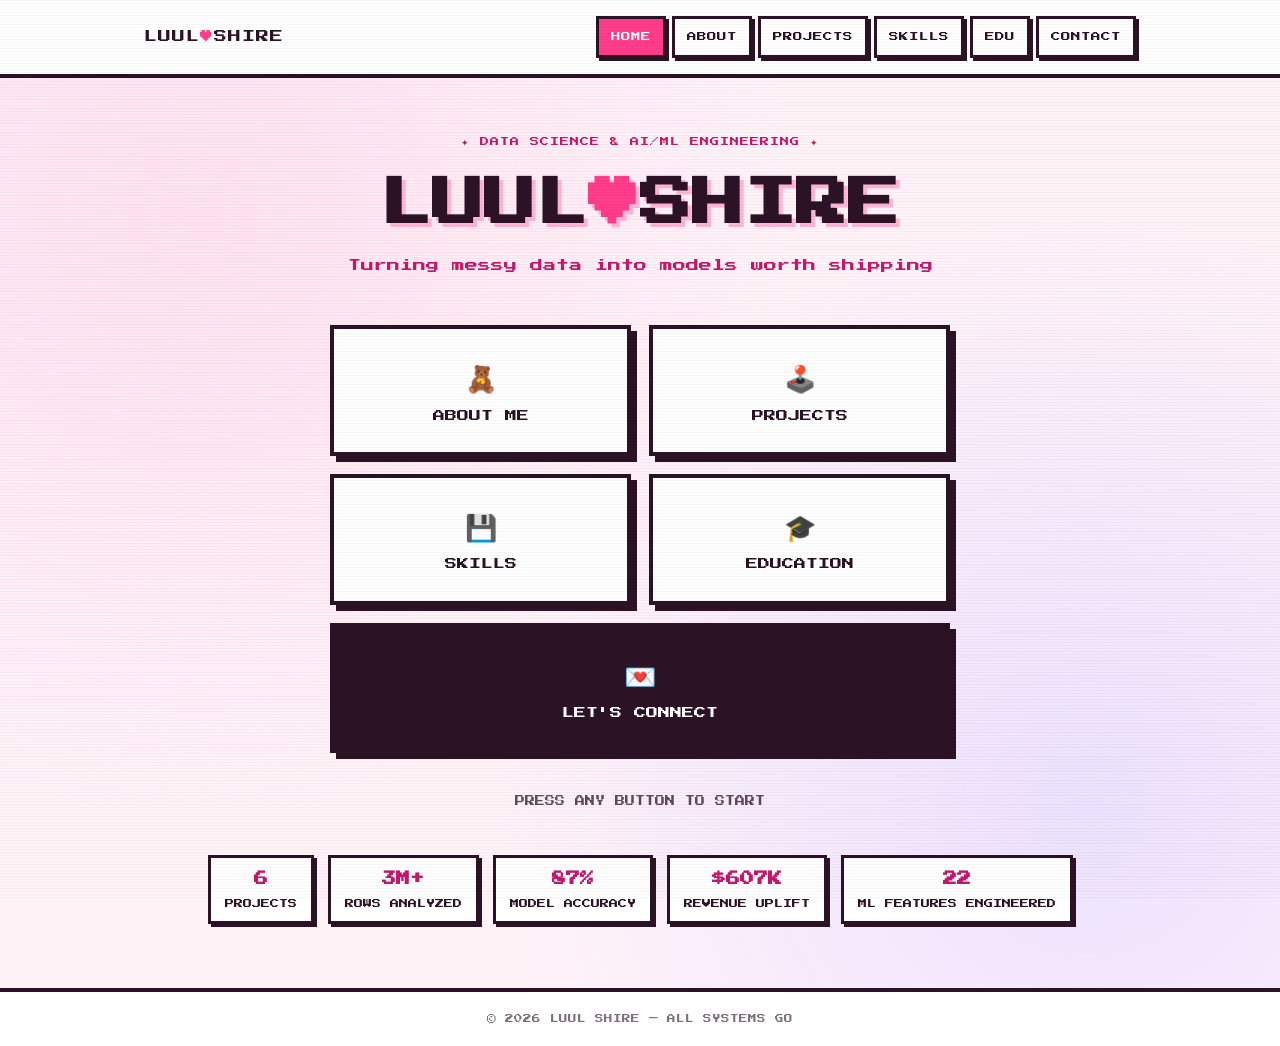
<file: index.html>
<!DOCTYPE html>
<html lang="en">
<head>
<meta charset="UTF-8">
<meta name="viewport" content="width=device-width, initial-scale=1.0">
<title>Luul Shire — Data Science &amp; AI/ML Engineering</title>
<meta name="description" content="Portfolio of Luul Shire, data science and AI/ML engineering projects.">
<link rel="preconnect" href="https://fonts.googleapis.com">
<link rel="preconnect" href="https://fonts.gstatic.com" crossorigin>
<link href="https://fonts.googleapis.com/css2?family=Press+Start+2P&family=VT323&family=Plus+Jakarta+Sans:wght@400;500;600;700&display=swap" rel="stylesheet">
<link rel="stylesheet" href="style.css">
<noscript><style>[data-reveal]{opacity:1!important;transform:none!important;}</style></noscript>
</head>
<body>

<header class="site-header">
  <div class="wrap header-inner">
    <a href="index.html" class="brand">LUUL<span class="heart">♥</span>SHIRE</a>
    <nav class="site-nav">
      <a href="index.html">HOME</a>
      <a href="about.html">ABOUT</a>
      <a href="projects.html">PROJECTS</a>
      <a href="skills.html">SKILLS</a>
      <a href="education.html">EDU</a>
      <a href="contact.html">CONTACT</a>
    </nav>
  </div>
</header>

<main class="menu-screen">
  <div class="wrap menu-inner">
    <p class="menu-eyebrow px">✦ DATA SCIENCE &amp; AI/ML ENGINEERING ✦</p>
    <h1 class="menu-title">LUUL<span class="heart-i">♥</span>SHIRE</h1>
    <p class="menu-tagline px">Turning messy data into models worth shipping</p>

    <nav class="menu-cart" aria-label="Main menu">
      <a href="about.html" class="menu-cart-btn" data-reveal>
        <span class="icon">🧸</span>
        ABOUT ME
      </a>
      <a href="projects.html" class="menu-cart-btn" data-reveal>
        <span class="icon">🕹️</span>
        PROJECTS
      </a>
      <a href="skills.html" class="menu-cart-btn" data-reveal>
        <span class="icon">💾</span>
        SKILLS
      </a>
      <a href="education.html" class="menu-cart-btn" data-reveal>
        <span class="icon">🎓</span>
        EDUCATION
      </a>
      <a href="contact.html" class="menu-cart-btn wide" data-reveal>
        <span class="icon">💌</span>
        LET'S CONNECT
      </a>
    </nav>

    <p class="menu-press-start blink px">PRESS ANY BUTTON TO START</p>

    <div class="menu-stats" data-reveal>
      <div class="menu-stat"><b>6</b>PROJECTS</div>
      <div class="menu-stat"><b>3M+</b>ROWS ANALYZED</div>
      <div class="menu-stat"><b>87%</b>MODEL ACCURACY</div>
      <div class="menu-stat"><b>$607K</b>REVENUE UPLIFT</div>
      <div class="menu-stat"><b>22</b>ML FEATURES ENGINEERED</div>
    </div>
  </div>
</main>

<footer class="site-footer">
  <div class="wrap"><p>© <span id="year"></span> LUUL SHIRE — ALL SYSTEMS GO</p></div>
</footer>

<script src="script.js"></script>
</body>
</html>
</file>
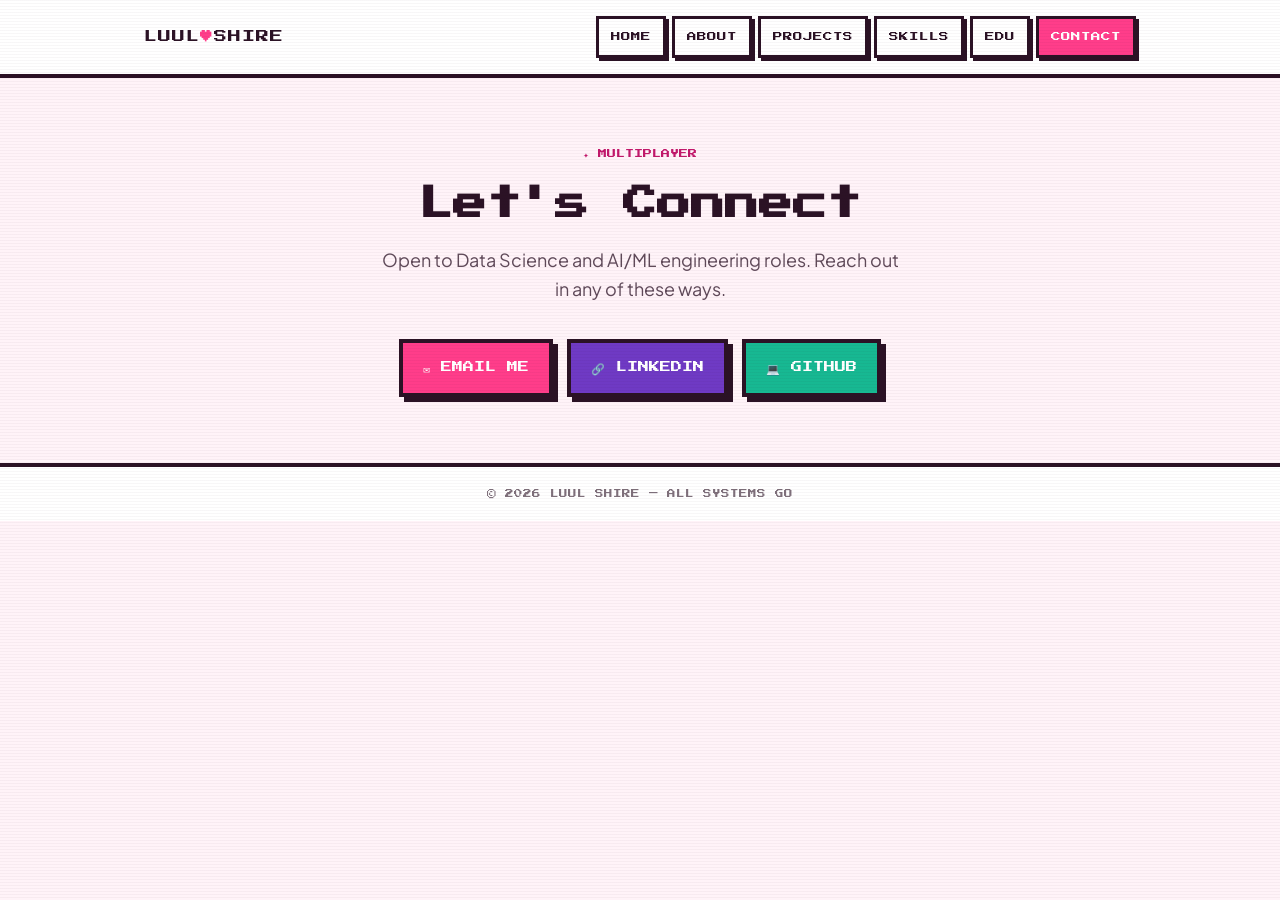
<file: contact.html>
<!DOCTYPE html>
<html lang="en">
<head>
<meta charset="UTF-8">
<meta name="viewport" content="width=device-width, initial-scale=1.0">
<title>Contact — Luul Shire</title>
<link rel="preconnect" href="https://fonts.googleapis.com">
<link rel="preconnect" href="https://fonts.gstatic.com" crossorigin>
<link href="https://fonts.googleapis.com/css2?family=Press+Start+2P&family=VT323&family=Plus+Jakarta+Sans:wght@400;500;600;700&display=swap" rel="stylesheet">
<link rel="stylesheet" href="style.css">
<noscript><style>[data-reveal]{opacity:1!important;transform:none!important;}</style></noscript>
</head>
<body>

<header class="site-header">
  <div class="wrap header-inner">
    <a href="index.html" class="brand">LUUL<span class="heart">♥</span>SHIRE</a>
    <nav class="site-nav">
      <a href="index.html">HOME</a>
      <a href="about.html">ABOUT</a>
      <a href="projects.html">PROJECTS</a>
      <a href="skills.html">SKILLS</a>
      <a href="education.html">EDU</a>
      <a href="contact.html">CONTACT</a>
    </nav>
  </div>
</header>

<main>
  <section class="contact-hero wrap" data-reveal>
    <p class="page-eyebrow px">✦ MULTIPLAYER</p>
    <h1 class="page-title">Let's Connect</h1>
    <p class="contact-note">Open to Data Science and AI/ML engineering roles. Reach out in any of these ways.</p>

    <div class="contact-buttons">
      <a href="mailto:Luulhshire1@gmail.com" class="pxbtn">✉️ EMAIL ME</a>
      <a href="https://www.linkedin.com/in/luulshire/" target="_blank" rel="noopener" class="pxbtn purple">🔗 LINKEDIN</a>
      <a href="https://github.com/LuulShire" target="_blank" rel="noopener" class="pxbtn mint">💻 GITHUB</a>
    </div>
  </section>
</main>

<footer class="site-footer">
  <div class="wrap"><p>© <span id="year"></span> LUUL SHIRE — ALL SYSTEMS GO</p></div>
</footer>

<script src="script.js"></script>
</body>
</html>
</file>
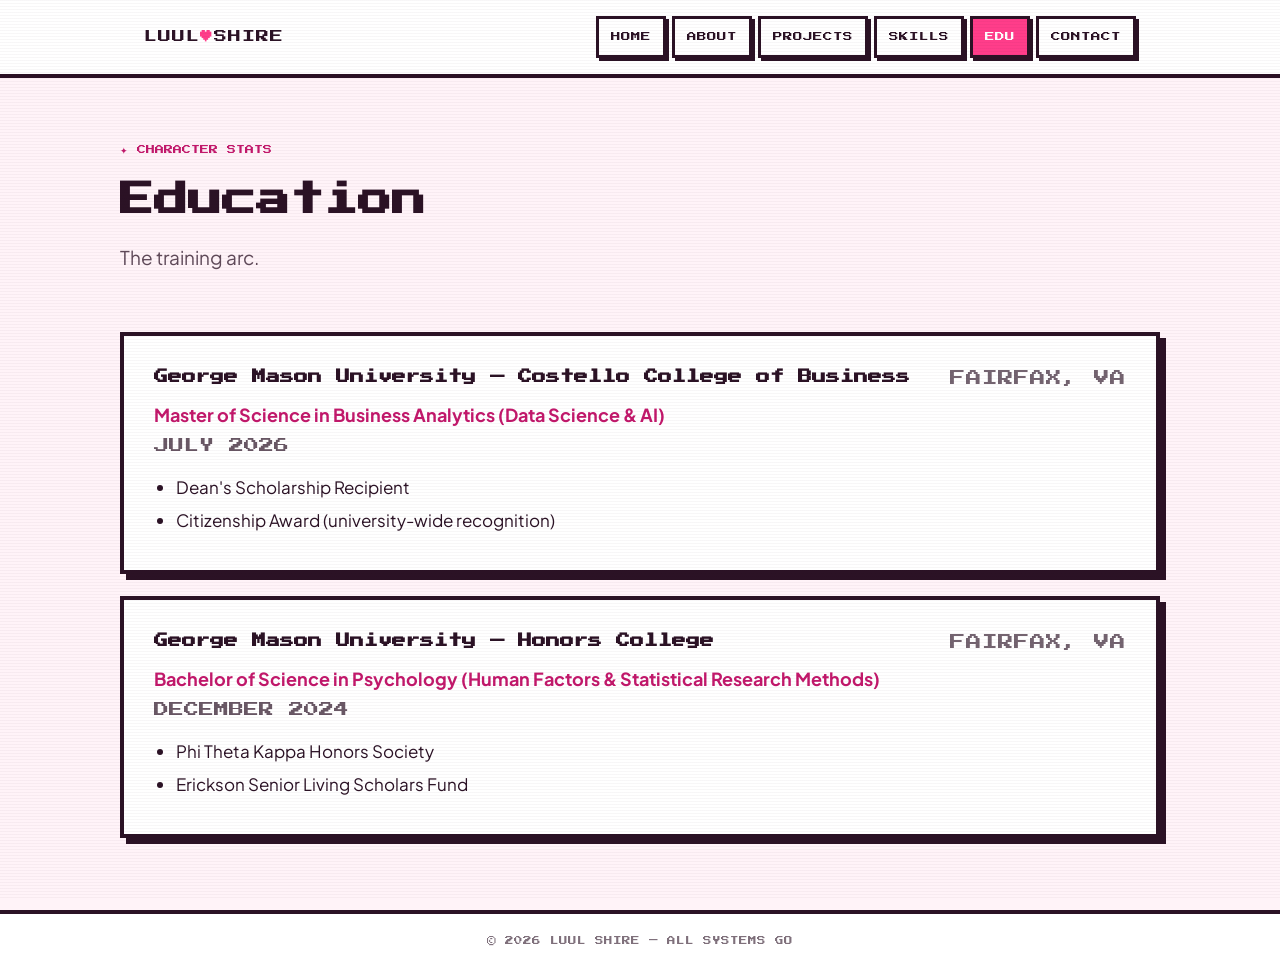
<file: education.html>
<!DOCTYPE html>
<html lang="en">
<head>
<meta charset="UTF-8">
<meta name="viewport" content="width=device-width, initial-scale=1.0">
<title>Education — Luul Shire</title>
<link rel="preconnect" href="https://fonts.googleapis.com">
<link rel="preconnect" href="https://fonts.gstatic.com" crossorigin>
<link href="https://fonts.googleapis.com/css2?family=Press+Start+2P&family=VT323&family=Plus+Jakarta+Sans:wght@400;500;600;700&display=swap" rel="stylesheet">
<link rel="stylesheet" href="style.css">
<noscript><style>[data-reveal]{opacity:1!important;transform:none!important;}</style></noscript>
</head>
<body>

<header class="site-header">
  <div class="wrap header-inner">
    <a href="index.html" class="brand">LUUL<span class="heart">♥</span>SHIRE</a>
    <nav class="site-nav">
      <a href="index.html">HOME</a>
      <a href="about.html">ABOUT</a>
      <a href="projects.html">PROJECTS</a>
      <a href="skills.html">SKILLS</a>
      <a href="education.html">EDU</a>
      <a href="contact.html">CONTACT</a>
    </nav>
  </div>
</header>

<main>
  <section class="page-hero wrap">
    <p class="page-eyebrow px">✦ CHARACTER STATS</p>
    <h1 class="page-title">Education</h1>
    <p class="page-sub">The training arc.</p>
  </section>

  <section class="section wrap">
    <div class="edu-list">
      <div class="edu-card" data-reveal>
        <div class="edu-top">
          <h2 class="edu-school">George Mason University — Costello College of Business</h2>
          <span class="edu-place px">FAIRFAX, VA</span>
        </div>
        <p class="edu-degree">Master of Science in Business Analytics (Data Science &amp; AI)</p>
        <p class="edu-date px">JULY 2026</p>
        <ul class="edu-honors">
          <li>Dean's Scholarship Recipient</li>
          <li>Citizenship Award (university-wide recognition)</li>
        </ul>
      </div>

      <div class="edu-card" data-reveal>
        <div class="edu-top">
          <h2 class="edu-school">George Mason University — Honors College</h2>
          <span class="edu-place px">FAIRFAX, VA</span>
        </div>
        <p class="edu-degree">Bachelor of Science in Psychology (Human Factors &amp; Statistical Research Methods)</p>
        <p class="edu-date px">DECEMBER 2024</p>
        <ul class="edu-honors">
          <li>Phi Theta Kappa Honors Society</li>
          <li>Erickson Senior Living Scholars Fund</li>
        </ul>
      </div>
    </div>
  </section>
</main>

<footer class="site-footer">
  <div class="wrap"><p>© <span id="year"></span> LUUL SHIRE — ALL SYSTEMS GO</p></div>
</footer>

<script src="script.js"></script>
</body>
</html>
</file>
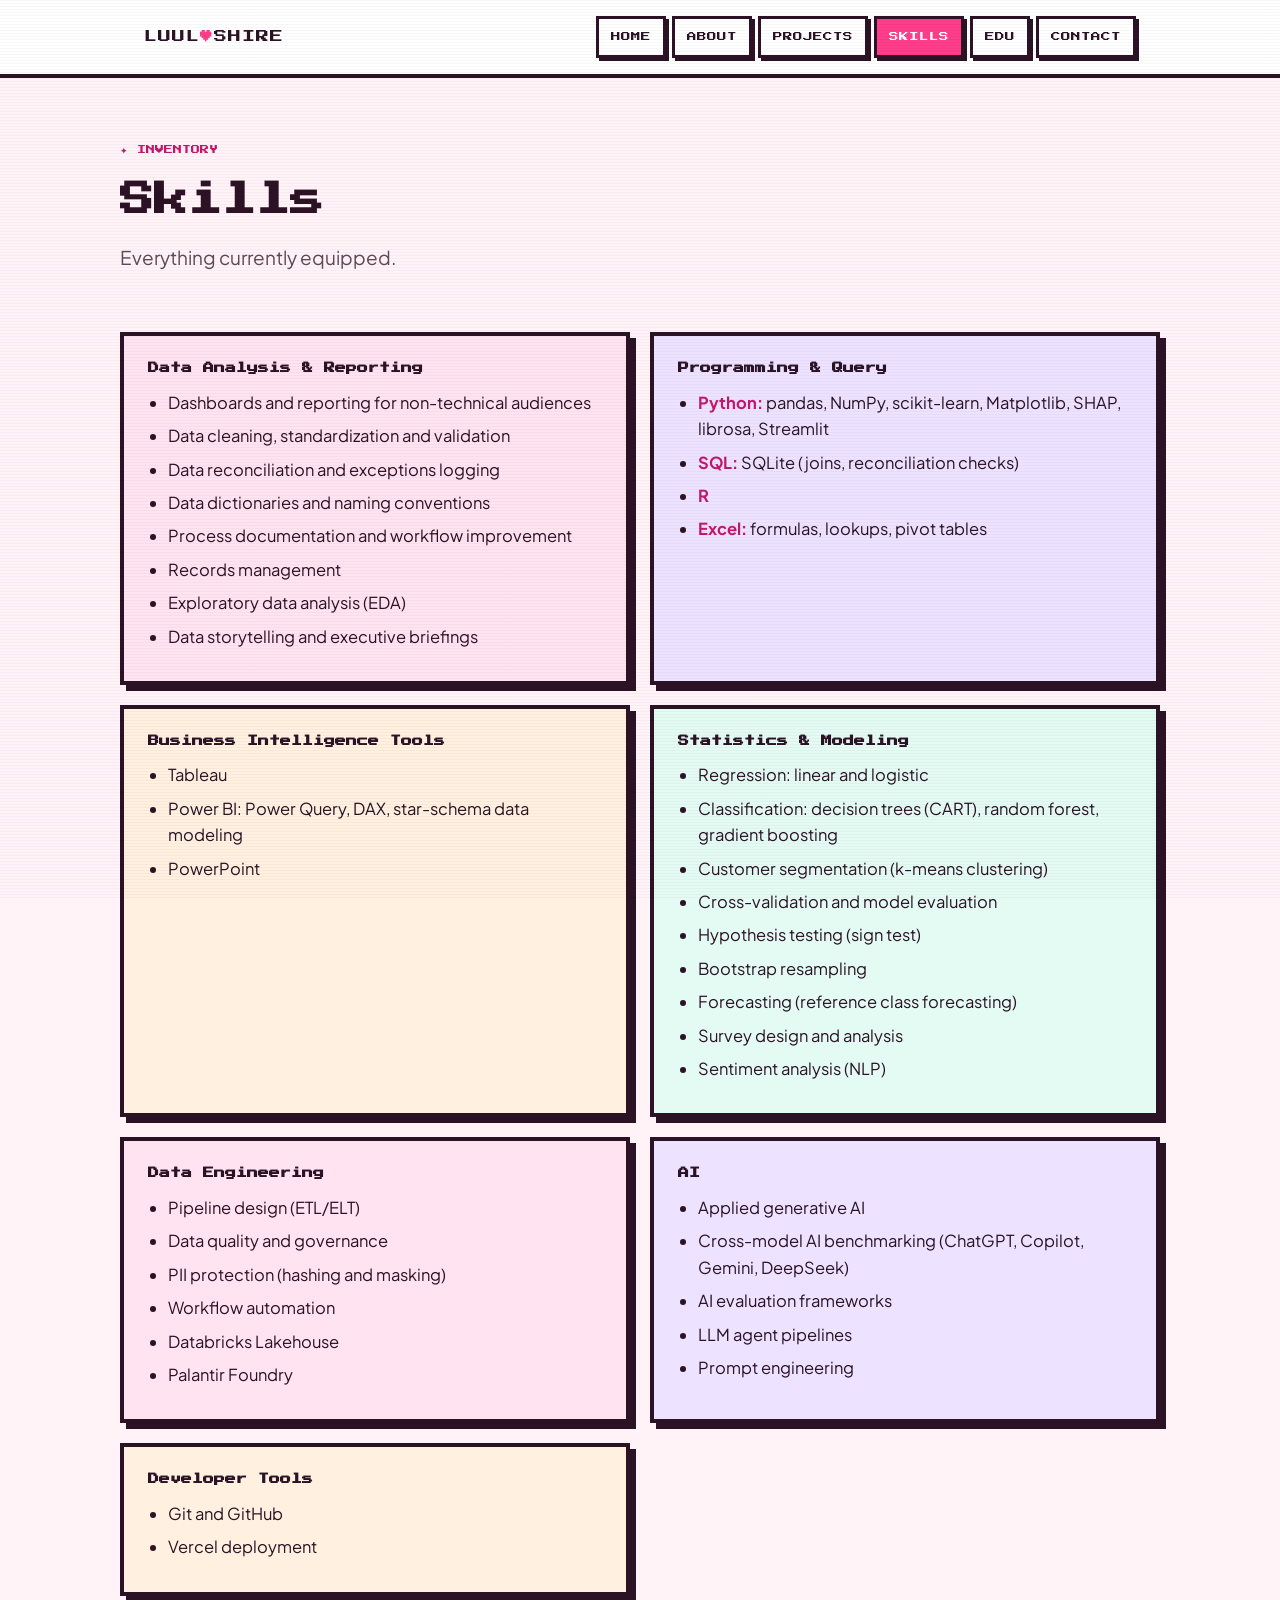
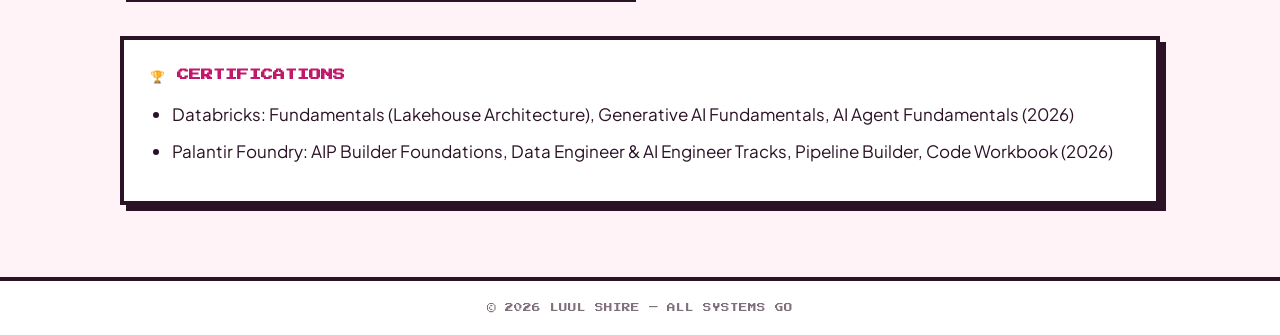
<file: skills.html>
<!DOCTYPE html>
<html lang="en">
<head>
<meta charset="UTF-8">
<meta name="viewport" content="width=device-width, initial-scale=1.0">
<title>Skills — Luul Shire</title>
<link rel="preconnect" href="https://fonts.googleapis.com">
<link rel="preconnect" href="https://fonts.gstatic.com" crossorigin>
<link href="https://fonts.googleapis.com/css2?family=Press+Start+2P&family=VT323&family=Plus+Jakarta+Sans:wght@400;500;600;700&display=swap" rel="stylesheet">
<link rel="stylesheet" href="style.css">
<noscript><style>[data-reveal]{opacity:1!important;transform:none!important;}</style></noscript>
</head>
<body>

<header class="site-header">
  <div class="wrap header-inner">
    <a href="index.html" class="brand">LUUL<span class="heart">♥</span>SHIRE</a>
    <nav class="site-nav">
      <a href="index.html">HOME</a>
      <a href="about.html">ABOUT</a>
      <a href="projects.html">PROJECTS</a>
      <a href="skills.html">SKILLS</a>
      <a href="education.html">EDU</a>
      <a href="contact.html">CONTACT</a>
    </nav>
  </div>
</header>

<main>
  <section class="page-hero wrap">
    <p class="page-eyebrow px">✦ INVENTORY</p>
    <h1 class="page-title">Skills</h1>
    <p class="page-sub">Everything currently equipped.</p>
  </section>

  <section class="section wrap">
    <div class="skills-grid">
      <div class="skill-group" data-reveal>
        <h3 class="skill-group-title px">Data Analysis &amp; Reporting</h3>
        <ul>
          <li>Dashboards and reporting for non-technical audiences</li>
          <li>Data cleaning, standardization and validation</li>
          <li>Data reconciliation and exceptions logging</li>
          <li>Data dictionaries and naming conventions</li>
          <li>Process documentation and workflow improvement</li>
          <li>Records management</li>
          <li>Exploratory data analysis (EDA)</li>
          <li>Data storytelling and executive briefings</li>
        </ul>
      </div>
      <div class="skill-group" data-reveal>
        <h3 class="skill-group-title px">Programming &amp; Query</h3>
        <ul>
          <li><strong>Python:</strong> pandas, NumPy, scikit-learn, Matplotlib, SHAP, librosa, Streamlit</li>
          <li><strong>SQL:</strong> SQLite (joins, reconciliation checks)</li>
          <li><strong>R</strong></li>
          <li><strong>Excel:</strong> formulas, lookups, pivot tables</li>
        </ul>
      </div>
      <div class="skill-group" data-reveal>
        <h3 class="skill-group-title px">Business Intelligence Tools</h3>
        <ul>
          <li>Tableau</li>
          <li>Power BI: Power Query, DAX, star-schema data modeling</li>
          <li>PowerPoint</li>
        </ul>
      </div>
      <div class="skill-group" data-reveal>
        <h3 class="skill-group-title px">Statistics &amp; Modeling</h3>
        <ul>
          <li>Regression: linear and logistic</li>
          <li>Classification: decision trees (CART), random forest, gradient boosting</li>
          <li>Customer segmentation (k-means clustering)</li>
          <li>Cross-validation and model evaluation</li>
          <li>Hypothesis testing (sign test)</li>
          <li>Bootstrap resampling</li>
          <li>Forecasting (reference class forecasting)</li>
          <li>Survey design and analysis</li>
          <li>Sentiment analysis (NLP)</li>
        </ul>
      </div>
      <div class="skill-group" data-reveal>
        <h3 class="skill-group-title px">Data Engineering</h3>
        <ul>
          <li>Pipeline design (ETL/ELT)</li>
          <li>Data quality and governance</li>
          <li>PII protection (hashing and masking)</li>
          <li>Workflow automation</li>
          <li>Databricks Lakehouse</li>
          <li>Palantir Foundry</li>
        </ul>
      </div>
      <div class="skill-group" data-reveal>
        <h3 class="skill-group-title px">AI</h3>
        <ul>
          <li>Applied generative AI</li>
          <li>Cross-model AI benchmarking (ChatGPT, Copilot, Gemini, DeepSeek)</li>
          <li>AI evaluation frameworks</li>
          <li>LLM agent pipelines</li>
          <li>Prompt engineering</li>
        </ul>
      </div>
      <div class="skill-group" data-reveal>
        <h3 class="skill-group-title px">Developer Tools</h3>
        <ul>
          <li>Git and GitHub</li>
          <li>Vercel deployment</li>
        </ul>
      </div>
    </div>

    <div class="cert-list" data-reveal>
      <h3 class="px">🏆 CERTIFICATIONS</h3>
      <ul>
        <li>Databricks: Fundamentals (Lakehouse Architecture), Generative AI Fundamentals, AI Agent Fundamentals (2026)</li>
        <li>Palantir Foundry: AIP Builder Foundations, Data Engineer &amp; AI Engineer Tracks, Pipeline Builder, Code Workbook (2026)</li>
      </ul>
    </div>
  </section>
</main>

<footer class="site-footer">
  <div class="wrap"><p>© <span id="year"></span> LUUL SHIRE — ALL SYSTEMS GO</p></div>
</footer>

<script src="script.js"></script>
</body>
</html>
</file>
<file: style.css>
/* ===========================================================
   TOKENS — pink Game Boy-ish palette
   =========================================================== */
:root {
  --pink:        #FF3D8A;
  --pink-deep:   #C2186B;
  --pink-dark:   #8A0F4C;
  --pink-pale:   #FFE3F0;
  --pink-mid:    #FFB4D6;
  --screen:      #FFF3F8;
  --ink:         #2B1225;
  --purple:      #6F3AC4;
  --mint:        #17B892;
  --peach:       #FF9B4E;
  --line:        var(--ink);

  --font-pixel: "Press Start 2P", monospace;
  --font-body:  "VT323", monospace;
  --font-ui:    "Plus Jakarta Sans", sans-serif;
}

* { box-sizing: border-box; }

body {
  margin: 0;
  background: var(--screen);
  color: var(--ink);
  font-family: var(--font-ui);
  font-size: 17px;
  line-height: 1.6;
  image-rendering: pixelated;
}

a { color: inherit; text-decoration: none; }

/* CRT scanline overlay */
body::before {
  content: "";
  position: fixed;
  inset: 0;
  pointer-events: none;
  z-index: 300;
  background: repeating-linear-gradient(
    to bottom,
    rgba(43,18,37,0.035) 0px,
    rgba(43,18,37,0.035) 1px,
    transparent 1px,
    transparent 3px
  );
}

.wrap {
  max-width: 1040px;
  margin: 0 auto;
  padding: 0 24px;
}

/* pixel font utility */
.px { font-family: var(--font-pixel); }

/* ===========================================================
   PIXEL BORDER PANEL — stair-step 8-bit frame via clip-path
   =========================================================== */
.pixel-panel {
  position: relative;
  background: #fff;
  border: 4px solid var(--ink);
  border-radius: 0;
  box-shadow: 6px 6px 0 var(--ink);
}

.pixel-notch {
  clip-path: polygon(
    0 8px, 8px 8px, 8px 0,
    calc(100% - 8px) 0, calc(100% - 8px) 8px, 100% 8px,
    100% calc(100% - 8px), calc(100% - 8px) calc(100% - 8px), calc(100% - 8px) 100%,
    8px 100%, 8px calc(100% - 8px), 0 calc(100% - 8px)
  );
}

/* ===========================================================
   HEADER / NAV — persistent across pages
   =========================================================== */
.site-header {
  border-bottom: 4px solid var(--ink);
  background: #fff;
  position: sticky;
  top: 0;
  z-index: 90;
}
.header-inner {
  display: flex;
  align-items: center;
  justify-content: space-between;
  height: 74px;
}
.brand {
  font-family: var(--font-pixel);
  font-size: 13px;
  color: var(--ink);
  letter-spacing: 1px;
}
.brand .heart { color: var(--pink); }
.site-nav { display: flex; align-items: center; gap: 6px; flex-wrap: wrap; }
.site-nav a {
  font-family: var(--font-pixel);
  font-size: 9.5px;
  padding: 10px 12px;
  border: 3px solid var(--ink);
  background: #fff;
  box-shadow: 3px 3px 0 var(--ink);
  transition: transform .08s ease;
}
.site-nav a:hover {
  transform: translate(2px,2px);
  box-shadow: 1px 1px 0 var(--ink);
}
.site-nav a.active {
  background: var(--pink);
  color: #fff;
}
@media (max-width: 760px) {
  .header-inner { flex-wrap: wrap; height: auto; padding: 12px 0; gap: 10px; }
  .site-nav { gap: 6px; }
  .site-nav a { font-size: 8px; padding: 8px 9px; }
}

/* ===========================================================
   PIXEL BUTTONS
   =========================================================== */
.pxbtn {
  display: inline-block;
  font-family: var(--font-pixel);
  font-size: 11px;
  padding: 16px 20px;
  border: 4px solid var(--ink);
  background: var(--pink);
  color: #fff;
  box-shadow: 5px 5px 0 var(--ink);
  transition: transform .08s ease, box-shadow .08s ease;
  cursor: pointer;
}
.pxbtn:hover { transform: translate(2px,2px); box-shadow: 3px 3px 0 var(--ink); }
.pxbtn:active { transform: translate(5px,5px); box-shadow: 0 0 0 var(--ink); }
.pxbtn.alt { background: #fff; color: var(--ink); }
.pxbtn.mint { background: var(--mint); }
.pxbtn.purple { background: var(--purple); }
.pxbtn.peach { background: var(--peach); }
.pxbtn.small { font-size: 9px; padding: 11px 14px; box-shadow: 3px 3px 0 var(--ink); }
.pxbtn.small:hover { box-shadow: 1px 1px 0 var(--ink); }

/* ===========================================================
   HOME / GAME MENU SCREEN
   =========================================================== */
.menu-screen {
  min-height: calc(100vh - 74px);
  display: flex;
  align-items: center;
  padding: 48px 0 64px;
  background:
    radial-gradient(circle at 15% 15%, var(--pink-pale), transparent 45%),
    radial-gradient(circle at 85% 80%, #EDE2FF, transparent 45%),
    var(--screen);
}
.menu-inner { width: 100%; text-align: center; }

.blink { animation: blink 1.1s steps(2, start) infinite; }
@keyframes blink { to { visibility: hidden; } }

.menu-eyebrow {
  font-family: var(--font-pixel);
  font-size: 9px;
  color: var(--pink-deep);
  margin-bottom: 22px;
  letter-spacing: 1px;
}

.menu-title {
  font-family: var(--font-pixel);
  font-size: clamp(28px, 6vw, 52px);
  line-height: 1.3;
  margin: 0 0 14px;
  color: var(--ink);
  text-shadow: 4px 4px 0 var(--pink-mid);
}
.menu-title .heart-i { color: var(--pink); }

.menu-tagline {
  font-family: var(--font-pixel);
  font-size: clamp(9px, 1.6vw, 13px);
  color: var(--pink-deep);
  margin: 0 0 46px;
  line-height: 2;
}

.menu-cart {
  display: grid;
  grid-template-columns: repeat(2, 1fr);
  gap: 18px;
  max-width: 620px;
  margin: 0 auto 40px;
}
.menu-cart-btn {
  font-family: var(--font-pixel);
  font-size: 12px;
  padding: 26px 16px;
  background: #fff;
  border: 4px solid var(--ink);
  box-shadow: 6px 6px 0 var(--ink);
  transition: transform .1s ease, box-shadow .1s ease, background .1s ease;
  display: flex;
  flex-direction: column;
  align-items: center;
  gap: 10px;
}
.menu-cart-btn .icon { font-size: 26px; }
.menu-cart-btn:hover {
  transform: translate(3px,3px);
  box-shadow: 3px 3px 0 var(--ink);
  background: var(--pink-pale);
}
.menu-cart-btn:nth-child(1):hover { background: var(--pink-pale); }
.menu-cart-btn:nth-child(2):hover { background: #EDE2FF; }
.menu-cart-btn:nth-child(3):hover { background: #FFF0E0; }
.menu-cart-btn:nth-child(4):hover { background: #E3FBF3; }
.menu-cart-btn.wide { grid-column: 1 / -1; background: var(--ink); color: #fff; }
.menu-cart-btn.wide:hover { background: var(--pink-deep); }

.menu-press-start {
  font-family: var(--font-pixel);
  font-size: 10px;
  color: var(--ink-soft, var(--ink));
  opacity: 0.75;
}

.menu-stats {
  display: flex;
  justify-content: center;
  gap: 14px;
  flex-wrap: wrap;
  margin-top: 46px;
}
.menu-stat {
  font-family: var(--font-pixel);
  font-size: 9px;
  border: 3px solid var(--ink);
  padding: 10px 14px;
  background: #fff;
  box-shadow: 3px 3px 0 var(--ink);
}
.menu-stat b { display: block; font-size: 14px; color: var(--pink-deep); margin-bottom: 6px; }

@media (max-width: 560px) {
  .menu-cart { grid-template-columns: 1fr; }
}

/* ===========================================================
   PAGE HERO (used on inner pages)
   =========================================================== */
.page-hero { padding: 56px 0 20px; }
.page-eyebrow {
  font-family: var(--font-pixel);
  font-size: 9px;
  color: var(--pink-deep);
  margin-bottom: 16px;
}
.page-title {
  font-family: var(--font-pixel);
  font-size: clamp(22px, 4vw, 34px);
  color: var(--ink);
  margin: 0 0 14px;
}
.page-sub {
  font-size: 19px;
  color: var(--ink);
  opacity: 0.75;
  max-width: 640px;
  margin: 0;
}

.section { padding: 40px 0 72px; }

/* ===========================================================
   ABOUT PAGE
   =========================================================== */
.about-bio {
  font-size: 19px;
  line-height: 1.75;
  max-width: 640px;
  margin: 0 0 16px;
}

.about-hero-row {
  display: flex;
  align-items: center;
  justify-content: space-between;
  gap: 32px;
  margin-bottom: 40px;
  flex-wrap: wrap;
}
.about-bio-col {
  flex: 1 1 520px;
}
.about-pet-col {
  flex: 0 0 auto;
  display: flex;
  justify-content: center;
  align-items: center;
  width: 100%;
  max-width: 460px;
}
.about-pet {
  width: 100%;
  max-width: 460px;
  height: auto;
}
@media (max-width: 920px) {
  .about-pet-col { max-width: 340px; margin: 0 auto; }
}

.about-columns {
  display: grid;
  grid-template-columns: 1fr 1fr;
  gap: 26px;
}
.about-col { display: flex; flex-direction: column; gap: 18px; }

.photo-pair {
  display: grid;
  grid-template-columns: 1fr 1fr;
  gap: 14px;
}
@media (max-width: 760px) {
  .about-columns { grid-template-columns: 1fr; }
}
.about-block {
  border: 4px solid var(--ink);
  box-shadow: 6px 6px 0 var(--ink);
  background: #fff;
  padding: 22px;
}
.about-block h3 {
  font-family: var(--font-pixel);
  font-size: 12px;
  margin: 0 0 14px;
  color: var(--pink-deep);
}
.about-block p { margin: 0; font-size: 17px; }

.photo-grid {
  display: grid;
  grid-template-columns: repeat(3, 1fr);
  gap: 16px;
  margin: 20px 0 48px;
}
.photo-frame {
  border: 4px solid var(--ink);
  background: #fff;
  padding: 8px 8px 26px;
  box-shadow: 5px 5px 0 var(--ink);
  transition: transform .15s ease, box-shadow .15s ease;
  cursor: zoom-in;
}
.photo-frame:hover {
  transform: translate(-2px,-4px) rotate(-1deg);
  box-shadow: 8px 10px 0 var(--pink-mid);
}
.photo-frame img { display: block; width: 100%; height: 260px; object-fit: cover; }
.photo-frame figcaption {
  font-family: var(--font-pixel);
  font-size: 8px;
  text-align: center;
  margin-top: 10px;
  color: var(--ink);
}
@media (max-width: 760px) {
  .about-grid { grid-template-columns: 1fr; }
  .photo-grid { grid-template-columns: repeat(2, 1fr); }
}

/* ===========================================================
   PROJECTS PAGE
   =========================================================== */
.project-list { display: flex; flex-direction: column; gap: 28px; }
.project {
  border: 4px solid var(--ink);
  background: #fff;
  box-shadow: 7px 7px 0 var(--ink);
  padding: 30px;
}
.project-head {
  display: flex;
  justify-content: space-between;
  align-items: flex-start;
  gap: 16px;
  flex-wrap: wrap;
  margin-bottom: 16px;
}
.project-tag {
  font-family: var(--font-pixel);
  font-size: 9px;
  background: var(--pink);
  color: #fff;
  padding: 6px 10px;
  display: inline-block;
  margin-bottom: 12px;
}
.project-title {
  font-family: var(--font-pixel);
  font-size: 16px;
  line-height: 1.5;
  margin: 0;
}
.project-org { font-size: 15.5px; opacity: 0.7; margin: 8px 0 0; }
.project-desc { font-size: 18px; margin: 0 0 20px; max-width: 720px; }
.project-links { display: flex; gap: 10px; flex-wrap: wrap; }

.project-gallery {
  display: grid;
  gap: 14px;
  margin: 0 0 22px;
}
.gallery-2 { grid-template-columns: repeat(2, 1fr); }
.gallery-3 { grid-template-columns: repeat(3, 1fr); }
.gallery-item {
  padding: 0;
  border: 3px solid var(--ink);
  overflow: hidden;
  background: #fff;
  cursor: zoom-in;
  line-height: 0;
  box-shadow: 4px 4px 0 var(--ink);
  transition: transform .15s ease, box-shadow .15s ease;
}
.gallery-item:hover { transform: translate(-2px,-2px); box-shadow: 6px 6px 0 var(--pink); }
.gallery-item img { display: block; width: 100%; height: 168px; object-fit: cover; object-position: top; }
@media (max-width: 640px) { .gallery-3 { grid-template-columns: repeat(2, 1fr); } }

.project-points { margin: 0 0 20px; padding-left: 22px; font-size: 18px; }
.project-points li { margin-bottom: 8px; }
.project-points strong { color: var(--pink-deep); }

.project-stack { display: flex; flex-wrap: wrap; gap: 8px; }
.chip {
  font-family: var(--font-pixel);
  font-size: 8.5px;
  padding: 8px 10px;
  border: 2px solid var(--ink);
}
.chip:nth-child(4n+1) { background: var(--pink-pale); }
.chip:nth-child(4n+2) { background: #EDE2FF; }
.chip:nth-child(4n+3) { background: #FFF0E0; }
.chip:nth-child(4n+4) { background: #E3FBF3; }

.mini-viz {
  border: 3px solid var(--ink);
  background: var(--pink-pale);
  padding: 20px 22px;
  margin: 0 0 22px;
}
.mini-viz-title { font-family: var(--font-pixel); font-size: 9px; color: var(--pink-deep); margin: 0 0 16px; }
.mini-bar-row { display: grid; grid-template-columns: 90px 1fr 50px; align-items: center; gap: 12px; margin-bottom: 12px; }
.mini-bar-label { font-size: 15.5px; }
.mini-bar-track { height: 14px; background: #fff; border: 2px solid var(--ink); overflow: hidden; }
.mini-bar-fill { height: 100%; background: repeating-linear-gradient(90deg, var(--pink) 0 8px, var(--pink-deep) 8px 16px); }
.mini-bar-value { font-family: var(--font-pixel); font-size: 9px; text-align: right; color: var(--pink-deep); }
.mini-viz-foot { margin: 16px 0 0; font-size: 15.5px; border-top: 2px dashed var(--ink); padding-top: 14px; }

/* ===========================================================
   SKILLS PAGE
   =========================================================== */
.skills-grid { display: grid; grid-template-columns: repeat(2, 1fr); gap: 20px; margin-bottom: 40px; }
.skill-group {
  padding: 24px;
  border: 4px solid var(--ink);
  box-shadow: 6px 6px 0 var(--ink);
  background: #fff;
}
.skill-group:nth-child(4n+1) { background: var(--pink-pale); }
.skill-group:nth-child(4n+2) { background: #EDE2FF; }
.skill-group:nth-child(4n+3) { background: #FFF0E0; }
.skill-group:nth-child(4n+4) { background: #E3FBF3; }
.skill-group-title { font-family: var(--font-pixel); font-size: 11px; margin: 0 0 12px; }
.skill-group p { margin: 0; font-size: 17px; }
.skill-group p strong { color: var(--pink-deep); }
.skill-group ul { margin: 0; padding-left: 20px; font-size: 16.5px; }
.skill-group li { margin-bottom: 7px; }
.skill-group li strong { color: var(--pink-deep); }

.cert-list {
  border: 4px solid var(--ink);
  box-shadow: 6px 6px 0 var(--ink);
  background: #fff;
  padding: 26px;
}
.cert-list h3 { font-family: var(--font-pixel); font-size: 12px; margin: 0 0 16px; color: var(--pink-deep); }
.cert-list ul { margin: 0; padding-left: 22px; font-size: 17px; }
.cert-list li { margin-bottom: 10px; }
@media (max-width: 720px) { .skills-grid { grid-template-columns: 1fr; } }

/* ===========================================================
   EDUCATION PAGE
   =========================================================== */
.edu-list { display: flex; flex-direction: column; gap: 22px; }
.edu-card {
  border: 4px solid var(--ink);
  box-shadow: 6px 6px 0 var(--ink);
  background: #fff;
  padding: 30px;
}
.edu-top { display: flex; justify-content: space-between; gap: 14px; flex-wrap: wrap; margin-bottom: 6px; }
.edu-school { font-family: var(--font-pixel); font-size: 14px; line-height: 1.6; margin: 0; }
.edu-place { font-size: 15.5px; opacity: 0.65; font-family: var(--font-pixel); }
.edu-degree { color: var(--pink-deep); font-weight: 700; font-size: 18px; margin: 10px 0 4px; }
.edu-date { font-size: 15px; opacity: 0.7; margin: 0 0 16px; }
.edu-honors { margin: 0; padding-left: 22px; font-size: 17px; }
.edu-honors li { margin-bottom: 6px; }

/* ===========================================================
   CONTACT PAGE
   =========================================================== */
.contact-hero { text-align: center; padding: 60px 0 30px; }
.contact-buttons {
  display: flex;
  justify-content: center;
  gap: 14px;
  flex-wrap: wrap;
  margin: 36px 0;
}
.contact-note {
  max-width: 520px;
  margin: 0 auto;
  font-size: 18px;
  opacity: 0.75;
}

/* ===========================================================
   FOOTER
   =========================================================== */
.site-footer {
  border-top: 4px solid var(--ink);
  background: #fff;
  padding: 20px 0;
  text-align: center;
}
.site-footer p { margin: 0; font-family: var(--font-pixel); font-size: 8.5px; opacity: 0.6; }

/* ===========================================================
   LIGHTBOX
   =========================================================== */
.lightbox {
  position: fixed;
  inset: 0;
  background: rgba(43,18,37,0.92);
  display: flex;
  align-items: center;
  justify-content: center;
  padding: 40px;
  z-index: 200;
  opacity: 0;
  pointer-events: none;
  transition: opacity .18s ease;
}
.lightbox.open { opacity: 1; pointer-events: auto; }
.lightbox-figure { margin: 0; max-width: min(880px, 90vw); }
.lightbox-figure img { display: block; width: 100%; border: 4px solid #fff; }
.lightbox-figure figcaption {
  font-family: var(--font-pixel);
  font-size: 10px;
  color: var(--pink-mid);
  text-align: center;
  margin-top: 16px;
}
.lightbox-close {
  position: absolute;
  top: 22px; right: 26px;
  background: #fff;
  border: 3px solid var(--ink);
  color: var(--ink);
  font-family: var(--font-pixel);
  font-size: 14px;
  cursor: pointer;
  padding: 8px 12px;
}

/* ===========================================================
   REVEAL
   =========================================================== */
[data-reveal] {
  opacity: 0;
  transform: translateY(20px);
  transition: opacity .5s ease, transform .5s ease;
}
[data-reveal].in-view { opacity: 1; transform: translateY(0); }

a:focus-visible, .pxbtn:focus-visible, button:focus-visible {
  outline: 3px solid var(--pink);
  outline-offset: 2px;
}
</file>
